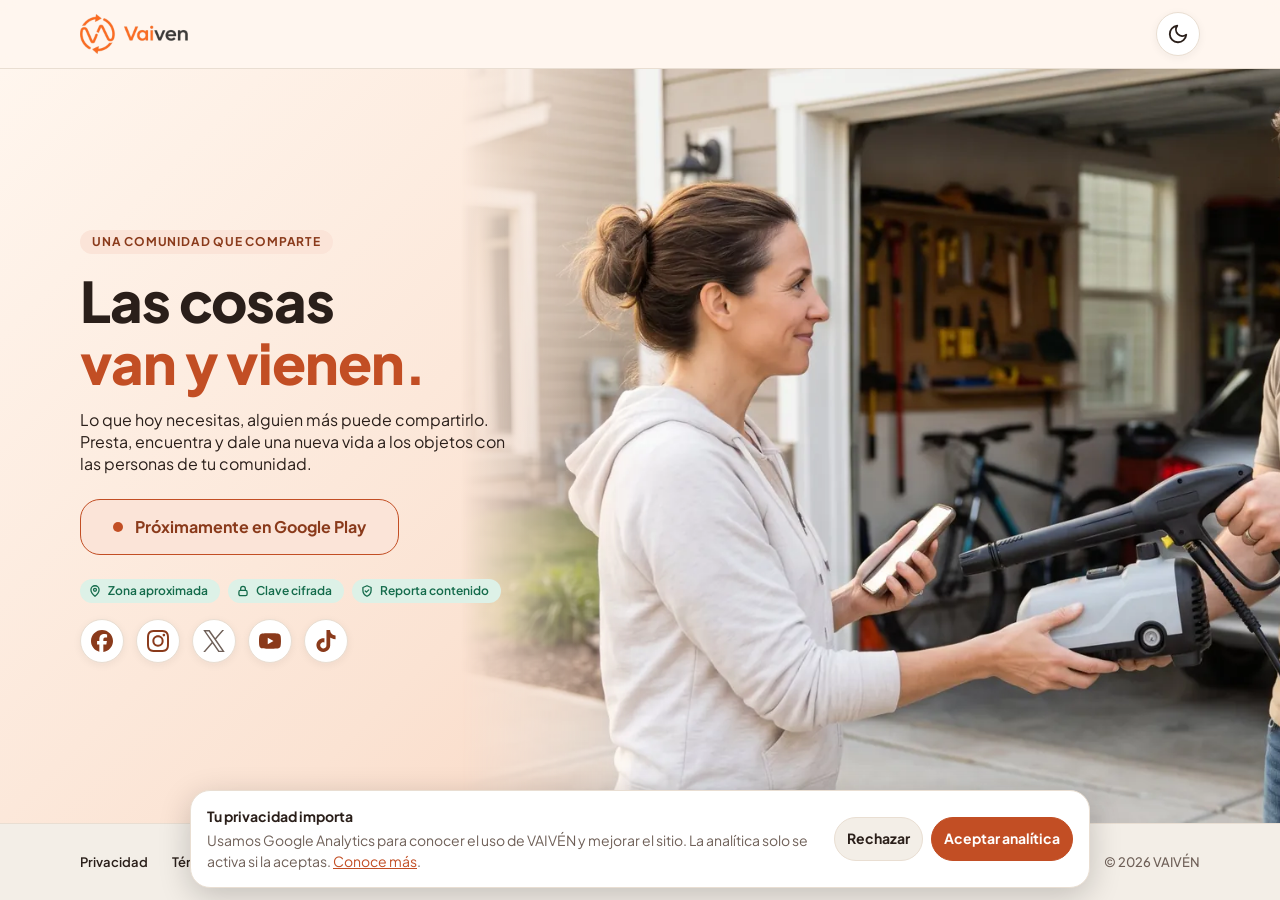
<file: index.html>
<!doctype html>
<html lang="es-MX">
<head>
  <meta charset="utf-8">
  <meta name="viewport" content="width=device-width, initial-scale=1, viewport-fit=cover">
  <meta name="theme-color" content="#faf6f0" media="(prefers-color-scheme: light)">
  <meta name="theme-color" content="#1c1715" media="(prefers-color-scheme: dark)">
  <title>VAIVÉN — Las cosas van y vienen</title>
  <meta name="description" content="Comparte, presta y encuentra objetos con personas de tu comunidad. Las cosas van y vienen.">
  <link rel="canonical" href="https://vaivenapplication-landing-page.onrender.com/">
  <link rel="icon" type="image/svg+xml" href="/assets/img/favicon.svg">
  <link rel="apple-touch-icon" href="/assets/img/apple-touch-icon.png">
  <meta property="og:title" content="VAIVÉN — Las cosas van y vienen">
  <meta property="og:description" content="Comparte, presta y encuentra objetos con personas de tu comunidad.">
  <meta property="og:type" content="website">
  <meta property="og:url" content="https://vaivenapplication-landing-page.onrender.com/">
  <meta property="og:image" content="https://vaivenapplication-landing-page.onrender.com/assets/img/og-image.png">
  <meta property="og:locale" content="es_MX">
  <script src="/assets/js/theme.js"></script>
  <link rel="preload" href="/assets/fonts/plus-jakarta-sans-latin.woff2" as="font" type="font/woff2" crossorigin>
  <link rel="stylesheet" href="/assets/css/styles.css">
  <script type="module" src="/assets/js/site.js" defer></script>
  <script type="application/ld+json">
    {
      "@context": "https://schema.org",
      "@type": "MobileApplication",
      "name": "VAIVÉN",
      "applicationCategory": "LifestyleApplication",
      "operatingSystem": "Android",
      "inLanguage": "es-MX",
      "url": "https://vaivenapplication-landing-page.onrender.com/",
      "description": "VAIVÉN conecta a personas para compartir, prestar y encontrar objetos de uso cotidiano."
    }
  </script>
</head>
<body class="home">
  <a class="skip-link" href="#contenido">Saltar al contenido</a>

  <header class="site-header">
    <a class="brand" href="/"><img class="logo-claro" src="/assets/img/logo.webp" width="108" height="40" alt="VAIVÉN, ir al inicio"><img class="logo-oscuro" src="/assets/img/logo-oscuro.webp" width="108" height="40" alt="VAIVÉN, ir al inicio" loading="lazy"></a>
    <button class="theme-toggle" type="button" data-theme-toggle hidden aria-label="Cambiar tema"><svg class="icon-moon" viewBox="0 0 24 24" width="22" height="22" aria-hidden="true" focusable="false"><path d="M21 12.8A9 9 0 1 1 11.2 3a7 7 0 0 0 9.8 9.8z"/></svg><svg class="icon-sun" viewBox="0 0 24 24" width="22" height="22" aria-hidden="true" focusable="false"><circle cx="12" cy="12" r="4"/><path d="M12 2v2M12 20v2M4.9 4.9l1.4 1.4M17.7 17.7l1.4 1.4M2 12h2M20 12h2M4.9 19.1l1.4-1.4M17.7 6.3l1.4-1.4"/></svg></button>
  </header>

  <main id="contenido" class="hero">
    <div class="hero-media">
      <img src="/assets/img/fondo.webp" width="1600" height="893" fetchpriority="high"
           alt="Una vecina le pasa una hidrolavadora a otra persona frente a una cochera, mientras revisa su teléfono">
    </div>

    <section class="hero-copy" aria-labelledby="hero-title">
      <p class="eyebrow">Una comunidad que comparte</p>
      <h1 id="hero-title">Las cosas <span>van y vienen.</span></h1>
      <p class="description">
        Lo que hoy necesitas, alguien más puede compartirlo.
        Presta, encuentra y dale una nueva vida a los objetos
        con las personas de tu comunidad.
      </p>

      <p class="store" data-play-link>
        <svg class="store-icon" viewBox="0 0 24 24" width="24" height="24" aria-hidden="true" focusable="false"><path d="M12 4v11m0 0-5-5m5 5 5-5M5 20h14"/></svg>
        <span class="store-text">Próximamente en Google Play</span>
      </p>

      <ul class="values" aria-label="Cómo cuidamos tu privacidad">
        <li><svg viewBox="0 0 24 24" width="14" height="14" aria-hidden="true" focusable="false"><path d="M12 21s-7-5.6-7-11a7 7 0 0 1 14 0c0 5.4-7 11-7 11z"/><circle cx="12" cy="10" r="2.5"/></svg>Zona aproximada</li>
        <li><svg viewBox="0 0 24 24" width="14" height="14" aria-hidden="true" focusable="false"><rect x="5" y="11" width="14" height="9" rx="2.5"/><path d="M8 11V8a4 4 0 0 1 8 0v3"/></svg>Clave cifrada</li>
        <li><svg viewBox="0 0 24 24" width="14" height="14" aria-hidden="true" focusable="false"><path d="M12 3 5 6v5c0 4.5 3 8 7 10 4-2 7-5.5 7-10V6z"/><path d="m9 12 2 2 4-4"/></svg>Reporta contenido</li>
      </ul>

      <ul class="social" aria-label="Redes sociales de VAIVÉN">
        <li><span class="social-link" data-social="facebook" data-name="Facebook"><svg viewBox="0 0 24 24" width="22" height="22" aria-hidden="true" focusable="false"><use href="/assets/img/social.svg#facebook"/></svg><span class="sr-only">Facebook, próximamente</span></span></li>
        <li><span class="social-link" data-social="instagram" data-name="Instagram"><svg viewBox="0 0 24 24" width="22" height="22" aria-hidden="true" focusable="false"><use href="/assets/img/social.svg#instagram"/></svg><span class="sr-only">Instagram, próximamente</span></span></li>
        <li><span class="social-link" data-social="x" data-name="X"><svg viewBox="0 0 24 24" width="22" height="22" aria-hidden="true" focusable="false"><use href="/assets/img/social.svg#x"/></svg><span class="sr-only">X, próximamente</span></span></li>
        <li><span class="social-link" data-social="youtube" data-name="YouTube"><svg viewBox="0 0 24 24" width="22" height="22" aria-hidden="true" focusable="false"><use href="/assets/img/social.svg#youtube"/></svg><span class="sr-only">YouTube, próximamente</span></span></li>
        <li><span class="social-link" data-social="tiktok" data-name="TikTok"><svg viewBox="0 0 24 24" width="22" height="22" aria-hidden="true" focusable="false"><use href="/assets/img/social.svg#tiktok"/></svg><span class="sr-only">TikTok, próximamente</span></span></li>
      </ul>
    </section>
  </main>

  <footer class="site-footer">
    <nav class="footer-links" aria-label="Enlaces legales y de contacto">
      <a href="/privacidad/">Privacidad</a>
      <a href="/terminos/">Términos y condiciones</a>
      <a href="/eliminar-cuenta/">Eliminar cuenta</a>
      <a href="mailto:vaivenedeltrabajo@gmail.com" data-support-link>Contacto</a>
    </nav>
    <p class="copyright">© 2026 VAIVÉN</p>
  </footer>
</body>
</html>
</file>
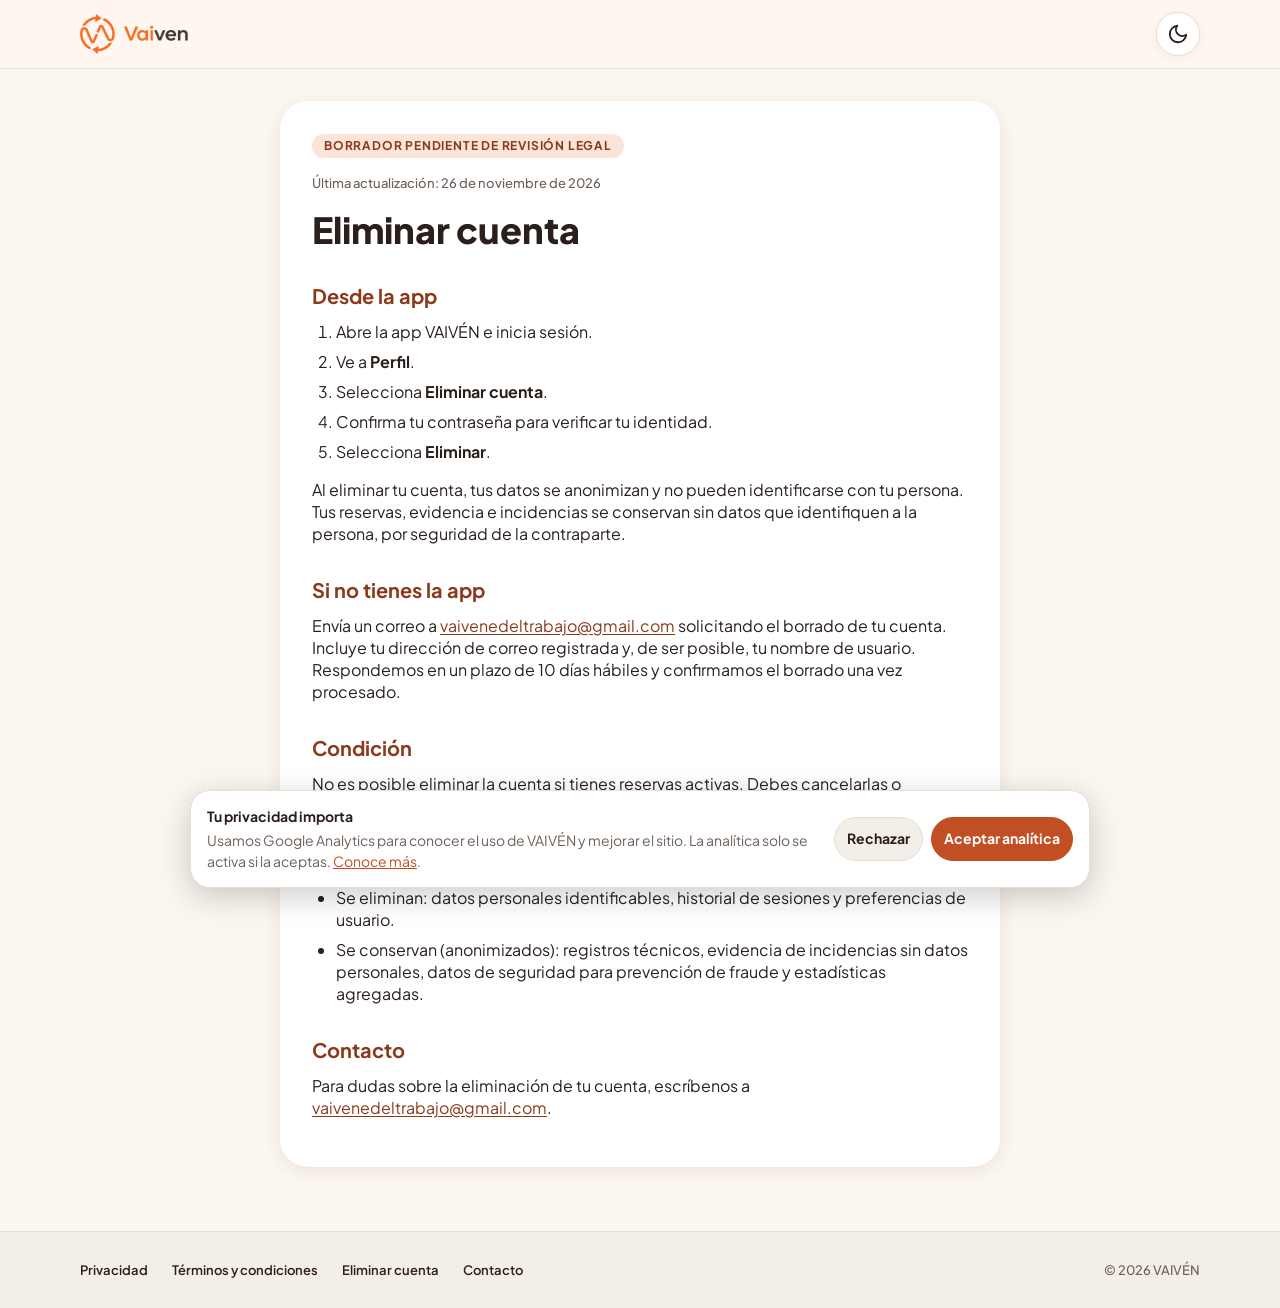
<file: eliminar-cuenta/index.html>
<!doctype html>
<html lang="es-MX">
<head>
  <meta charset="utf-8">
  <meta name="viewport" content="width=device-width, initial-scale=1, viewport-fit=cover">
  <meta name="theme-color" content="#faf6f0" media="(prefers-color-scheme: light)">
  <meta name="theme-color" content="#1c1715" media="(prefers-color-scheme: dark)">
  <title>Eliminar cuenta — VAIVÉN</title>
  <meta name="description" content="Cómo eliminar tu cuenta de VAIVÉN: desde la app, por correo si no tienes la app, condición de reservas activas y qué se elimina y qué se conserva.">
  <link rel="canonical" href="https://vaivenapplication-landing-page.onrender.com/eliminar-cuenta/">
  <link rel="icon" type="image/svg+xml" href="/assets/img/favicon.svg">
  <link rel="apple-touch-icon" href="/assets/img/apple-touch-icon.png">
  <meta property="og:title" content="Eliminar cuenta — VAIVÉN">
  <meta property="og:description" content="Pasos para eliminar tu cuenta de VAIVÉN y qué datos se conservan.">
  <meta property="og:type" content="website">
  <meta property="og:url" content="https://vaivenapplication-landing-page.onrender.com/eliminar-cuenta/">
  <meta property="og:image" content="https://vaivenapplication-landing-page.onrender.com/assets/img/og-image.png">
  <meta property="og:locale" content="es_MX">
  <script src="/assets/js/theme.js"></script>
  <link rel="preload" href="/assets/fonts/plus-jakarta-sans-latin.woff2" as="font" type="font/woff2" crossorigin>
  <link rel="stylesheet" href="/assets/css/styles.css">
  <script type="module" src="/assets/js/site.js" defer></script>
</head>
<body>
  <a class="skip-link" href="#contenido">Saltar al contenido</a>

  <header class="site-header">
    <a class="brand" href="/"><img class="logo-claro" src="/assets/img/logo.webp" width="108" height="40" alt="VAIVÉN, ir al inicio"><img class="logo-oscuro" src="/assets/img/logo-oscuro.webp" width="108" height="40" alt="VAIVÉN, ir al inicio" loading="lazy"></a>
    <button class="theme-toggle" type="button" data-theme-toggle hidden aria-label="Cambiar tema"><svg class="icon-moon" viewBox="0 0 24 24" width="22" height="22" aria-hidden="true" focusable="false"><path d="M21 12.8A9 9 0 1 1 11.2 3a7 7 0 0 0 9.8 9.8z"/></svg><svg class="icon-sun" viewBox="0 0 24 24" width="22" height="22" aria-hidden="true" focusable="false"><circle cx="12" cy="12" r="4"/><path d="M12 2v2M12 20v2M4.9 4.9l1.4 1.4M17.7 17.7l1.4 1.4M2 12h2M20 12h2M4.9 19.1l1.4-1.4M17.7 6.3l1.4-1.4"/></svg></button>
  </header>

  <main id="contenido">
    <article class="legal">
      <p class="legal-badge">Borrador pendiente de revisión legal</p>
      <p class="legal-updated" data-legal-updated>Última actualización: 26 de noviembre de 2026</p>
      <h1>Eliminar cuenta</h1>

      <section>
        <h2>Desde la app</h2>
        <ol>
          <li>Abre la app VAIVÉN e inicia sesión.</li>
          <li>Ve a <strong>Perfil</strong>.</li>
          <li>Selecciona <strong>Eliminar cuenta</strong>.</li>
          <li>Confirma tu contraseña para verificar tu identidad.</li>
          <li>Selecciona <strong>Eliminar</strong>.</li>
        </ol>
        <p>Al eliminar tu cuenta, tus datos se anonimizan y no pueden identificarse con tu persona. Tus reservas, evidencia e incidencias se conservan sin datos que identifiquen a la persona, por seguridad de la contraparte.</p>
      </section>

      <section>
        <h2>Si no tienes la app</h2>
        <p>Envía un correo a <a href="mailto:vaivenedeltrabajo@gmail.com" data-support-link data-support-email>vaivenedeltrabajo@gmail.com</a> solicitando el borrado de tu cuenta. Incluye tu dirección de correo registrada y, de ser posible, tu nombre de usuario. Respondemos en un plazo de 10 días hábiles y confirmamos el borrado una vez procesado.</p>
      </section>

      <section>
        <h2>Condición</h2>
        <p>No es posible eliminar la cuenta si tienes reservas activas. Debes cancelarlas o completar su ciclo (entrega y calificación) antes de solicitar el borrado.</p>
      </section>

      <section>
        <h2>Qué se elimina y qué se conserva</h2>
        <ul>
          <li>Se eliminan: datos personales identificables, historial de sesiones y preferencias de usuario.</li>
          <li>Se conservan (anonimizados): registros técnicos, evidencia de incidencias sin datos personales, datos de seguridad para prevención de fraude y estadísticas agregadas.</li>
        </ul>
      </section>

      <section>
        <h2>Contacto</h2>
        <p>Para dudas sobre la eliminación de tu cuenta, escríbenos a <a href="mailto:vaivenedeltrabajo@gmail.com" data-support-link data-support-email>vaivenedeltrabajo@gmail.com</a>.</p>
      </section>
    </article>
  </main>

  <footer class="site-footer">
    <nav class="footer-links" aria-label="Enlaces legales y de contacto">
      <a href="/privacidad/">Privacidad</a>
      <a href="/terminos/">Términos y condiciones</a>
      <a href="/eliminar-cuenta/">Eliminar cuenta</a>
      <a href="mailto:vaivenedeltrabajo@gmail.com" data-support-link>Contacto</a>
    </nav>
    <p class="copyright">© 2026 VAIVÉN</p>
  </footer>
</body>
</html>
</file>
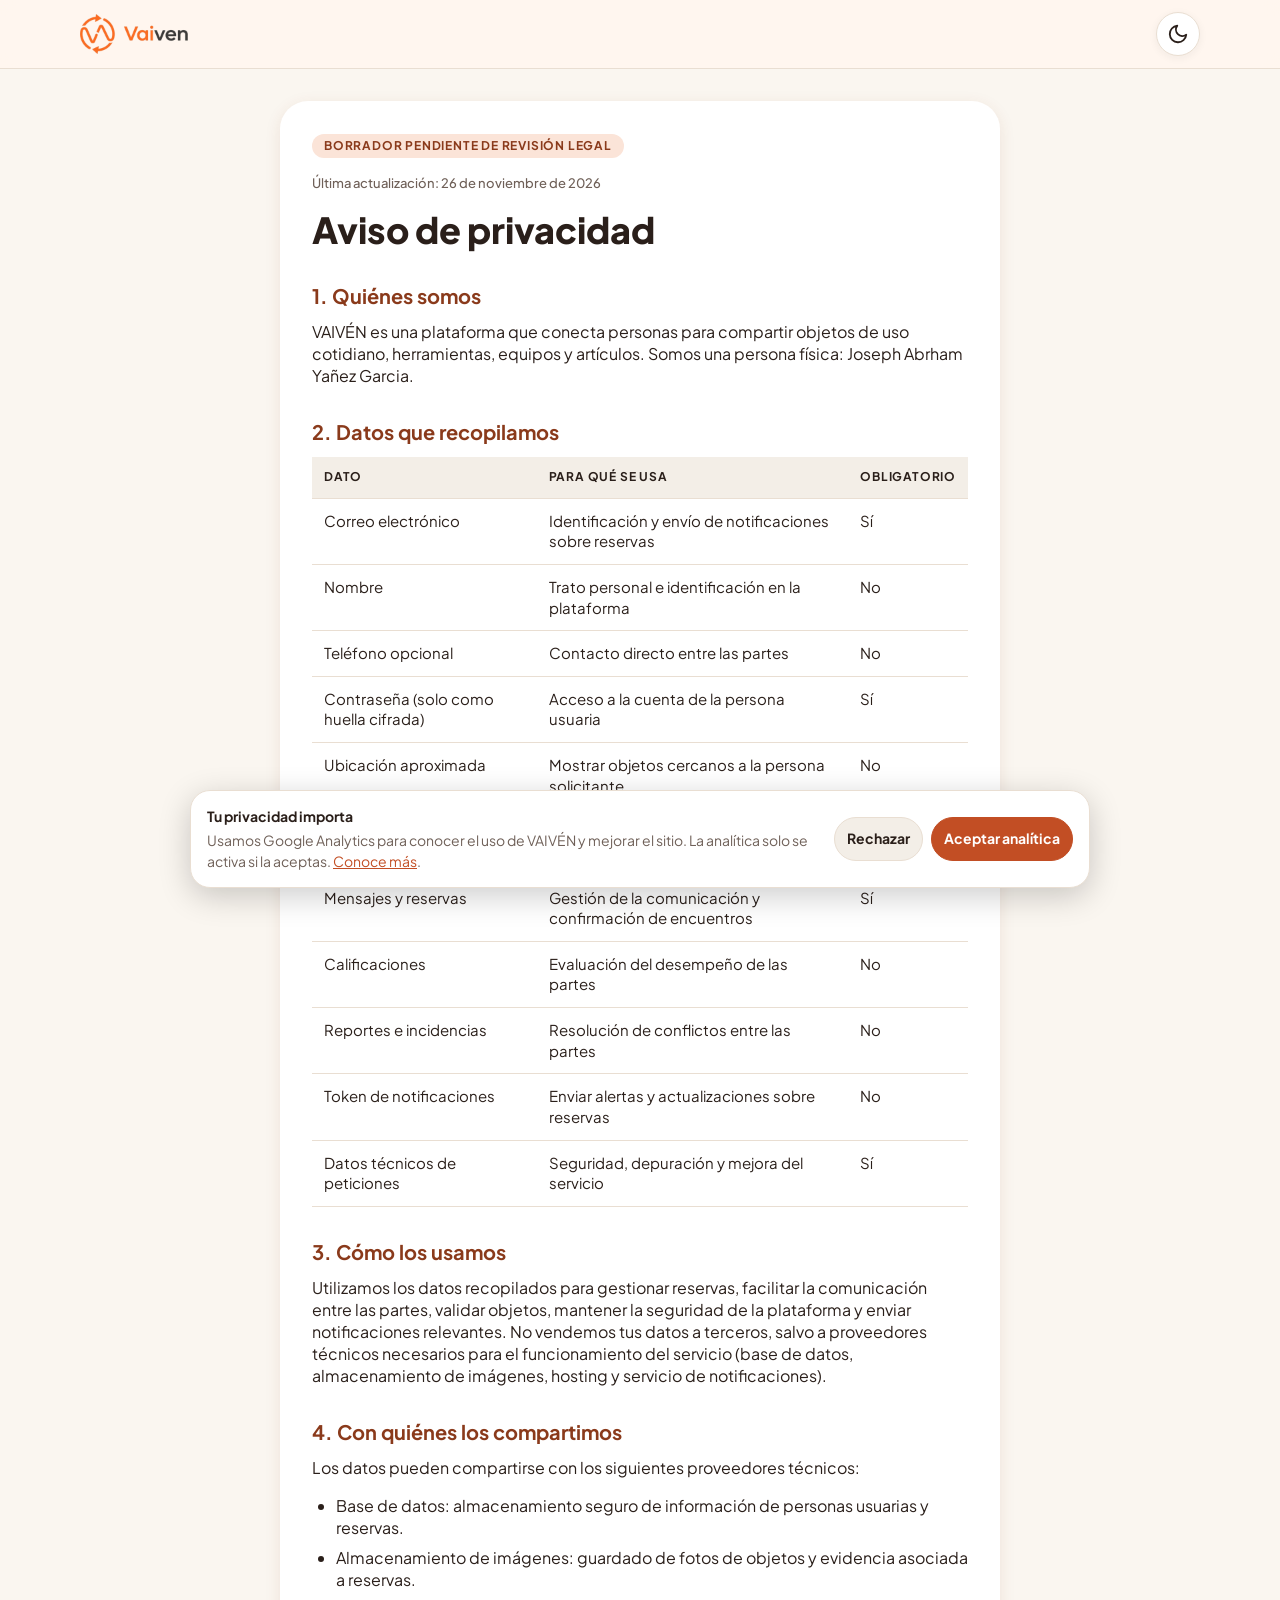
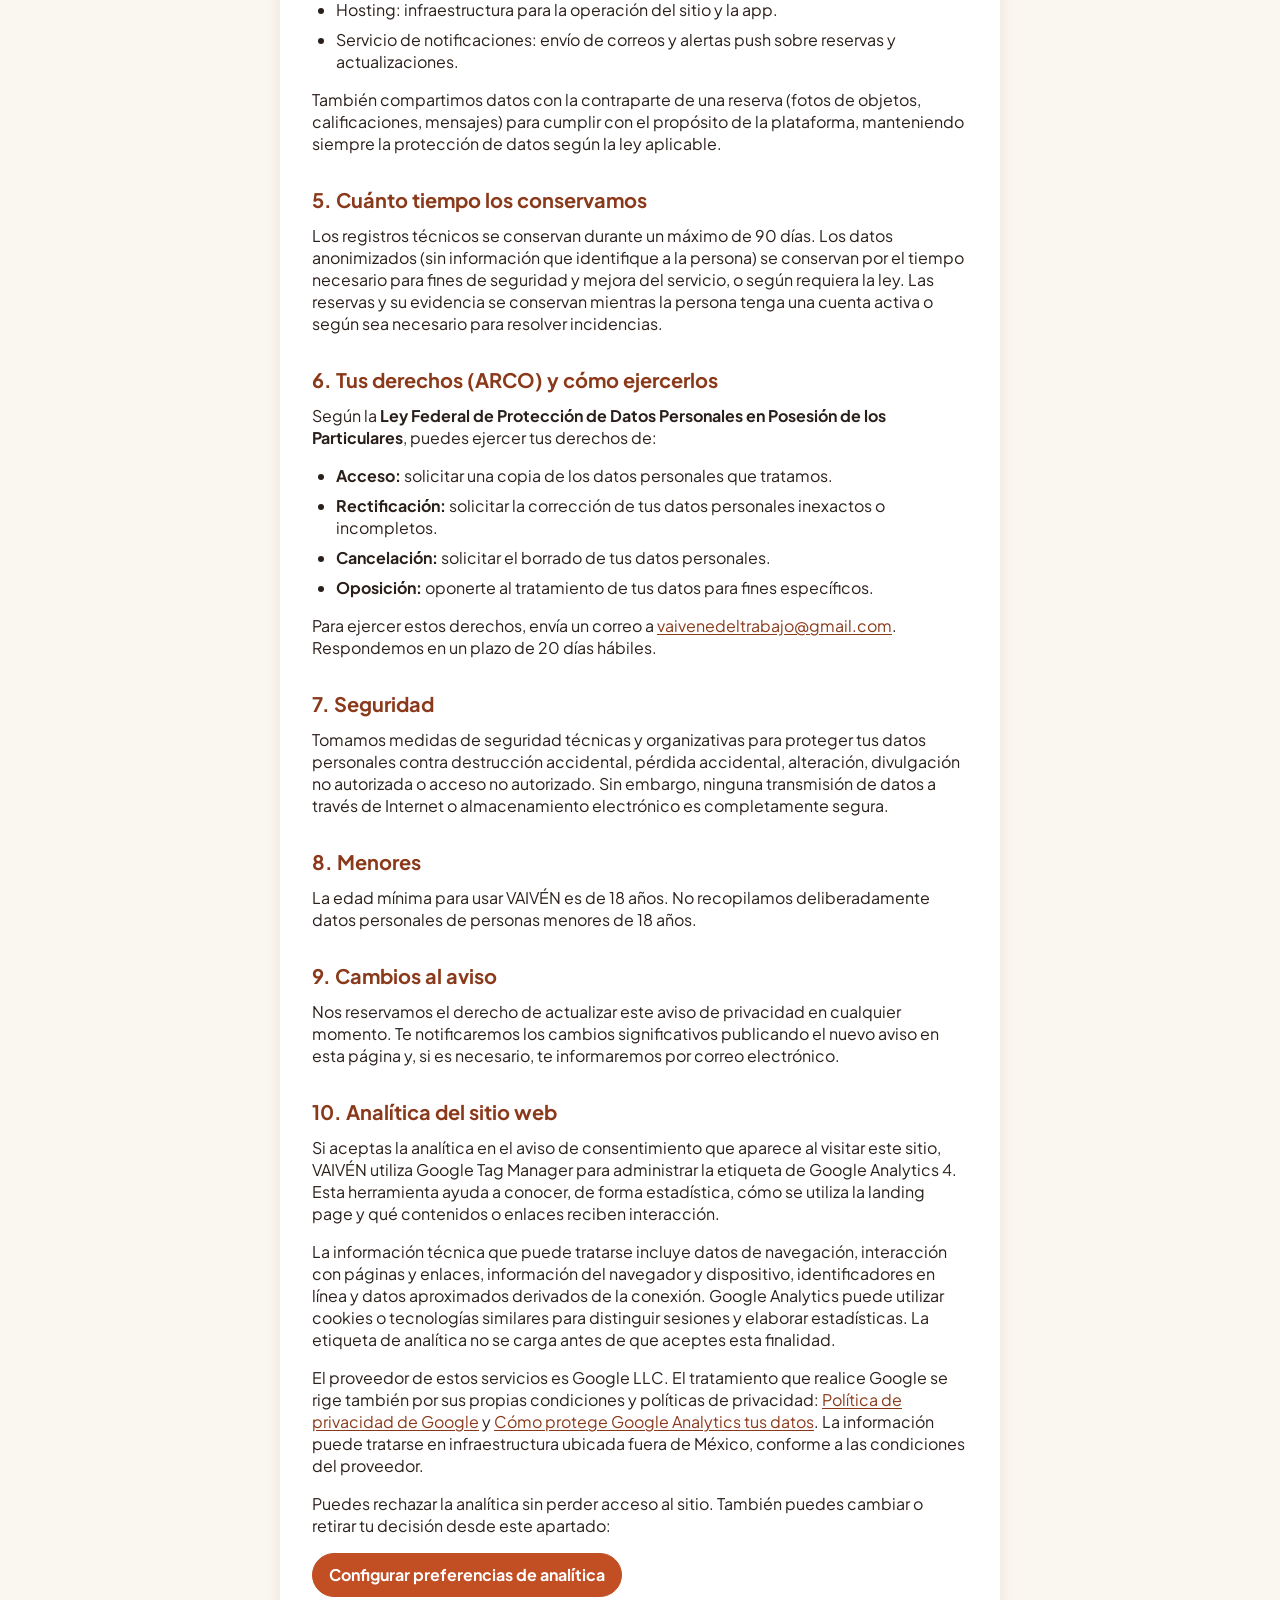
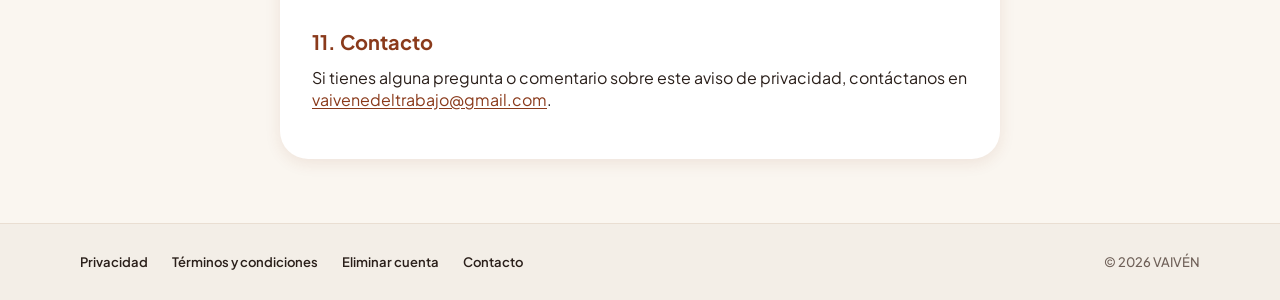
<file: privacidad/index.html>
<!doctype html>
<html lang="es-MX">
<head>
  <meta charset="utf-8">
  <meta name="viewport" content="width=device-width, initial-scale=1, viewport-fit=cover">
  <meta name="theme-color" content="#faf6f0" media="(prefers-color-scheme: light)">
  <meta name="theme-color" content="#1c1715" media="(prefers-color-scheme: dark)">
  <title>Aviso de privacidad — VAIVÉN</title>
  <meta name="description" content="Aviso de privacidad de VAIVÉN: qué datos recopilamos, cómo los usamos, con quiénes los compartimos y cómo ejercer tus derechos ARCO.">
  <link rel="canonical" href="https://vaivenapplication-landing-page.onrender.com/privacidad/">
  <link rel="icon" type="image/svg+xml" href="/assets/img/favicon.svg">
  <link rel="apple-touch-icon" href="/assets/img/apple-touch-icon.png">
  <meta property="og:title" content="Aviso de privacidad — VAIVÉN">
  <meta property="og:description" content="Aviso de privacidad de VAIVÉN: datos, uso, derechos ARCO y contacto.">
  <meta property="og:type" content="website">
  <meta property="og:url" content="https://vaivenapplication-landing-page.onrender.com/privacidad/">
  <meta property="og:image" content="https://vaivenapplication-landing-page.onrender.com/assets/img/og-image.png">
  <meta property="og:locale" content="es_MX">
  <script src="/assets/js/theme.js"></script>
  <link rel="preload" href="/assets/fonts/plus-jakarta-sans-latin.woff2" as="font" type="font/woff2" crossorigin>
  <link rel="stylesheet" href="/assets/css/styles.css">
  <script type="module" src="/assets/js/site.js" defer></script>
</head>
<body>
  <a class="skip-link" href="#contenido">Saltar al contenido</a>

  <header class="site-header">
    <a class="brand" href="/"><img class="logo-claro" src="/assets/img/logo.webp" width="108" height="40" alt="VAIVÉN, ir al inicio"><img class="logo-oscuro" src="/assets/img/logo-oscuro.webp" width="108" height="40" alt="VAIVÉN, ir al inicio" loading="lazy"></a>
    <button class="theme-toggle" type="button" data-theme-toggle hidden aria-label="Cambiar tema"><svg class="icon-moon" viewBox="0 0 24 24" width="22" height="22" aria-hidden="true" focusable="false"><path d="M21 12.8A9 9 0 1 1 11.2 3a7 7 0 0 0 9.8 9.8z"/></svg><svg class="icon-sun" viewBox="0 0 24 24" width="22" height="22" aria-hidden="true" focusable="false"><circle cx="12" cy="12" r="4"/><path d="M12 2v2M12 20v2M4.9 4.9l1.4 1.4M17.7 17.7l1.4 1.4M2 12h2M20 12h2M4.9 19.1l1.4-1.4M17.7 6.3l1.4-1.4"/></svg></button>
  </header>

  <main id="contenido">
    <article class="legal">
      <p class="legal-badge">Borrador pendiente de revisión legal</p>
      <p class="legal-updated" data-legal-updated>Última actualización: 26 de noviembre de 2026</p>
      <h1>Aviso de privacidad</h1>

      <section>
        <h2>1. Quiénes somos</h2>
        <p>VAIVÉN es una plataforma que conecta personas para compartir objetos de uso cotidiano, herramientas, equipos y artículos. Somos una persona física: Joseph Abrham Yañez Garcia.</p>
      </section>

      <section>
        <h2>2. Datos que recopilamos</h2>
        <div class="table-scroll">
          <table>
            <thead>
              <tr>
                <th scope="col">Dato</th>
                <th scope="col">Para qué se usa</th>
                <th scope="col">Obligatorio</th>
              </tr>
            </thead>
            <tbody>
              <tr>
                <td>Correo electrónico</td>
                <td>Identificación y envío de notificaciones sobre reservas</td>
                <td>Sí</td>
              </tr>
              <tr>
                <td>Nombre</td>
                <td>Trato personal e identificación en la plataforma</td>
                <td>No</td>
              </tr>
              <tr>
                <td>Teléfono opcional</td>
                <td>Contacto directo entre las partes</td>
                <td>No</td>
              </tr>
              <tr>
                <td>Contraseña (solo como huella cifrada)</td>
                <td>Acceso a la cuenta de la persona usuaria</td>
                <td>Sí</td>
              </tr>
              <tr>
                <td>Ubicación aproximada</td>
                <td>Mostrar objetos cercanos a la persona solicitante</td>
                <td>No</td>
              </tr>
              <tr>
                <td>Fotos de objetos y de evidencia</td>
                <td>Identificación y validación de objetos en reservas</td>
                <td>Sí</td>
              </tr>
              <tr>
                <td>Mensajes y reservas</td>
                <td>Gestión de la comunicación y confirmación de encuentros</td>
                <td>Sí</td>
              </tr>
              <tr>
                <td>Calificaciones</td>
                <td>Evaluación del desempeño de las partes</td>
                <td>No</td>
              </tr>
              <tr>
                <td>Reportes e incidencias</td>
                <td>Resolución de conflictos entre las partes</td>
                <td>No</td>
              </tr>
              <tr>
                <td>Token de notificaciones</td>
                <td>Enviar alertas y actualizaciones sobre reservas</td>
                <td>No</td>
              </tr>
              <tr>
                <td>Datos técnicos de peticiones</td>
                <td>Seguridad, depuración y mejora del servicio</td>
                <td>Sí</td>
              </tr>
            </tbody>
          </table>
        </div>
      </section>

      <section>
        <h2>3. Cómo los usamos</h2>
        <p>Utilizamos los datos recopilados para gestionar reservas, facilitar la comunicación entre las partes, validar objetos, mantener la seguridad de la plataforma y enviar notificaciones relevantes. No vendemos tus datos a terceros, salvo a proveedores técnicos necesarios para el funcionamiento del servicio (base de datos, almacenamiento de imágenes, hosting y servicio de notificaciones).</p>
      </section>

      <section>
        <h2>4. Con quiénes los compartimos</h2>
        <p>Los datos pueden compartirse con los siguientes proveedores técnicos:</p>
        <ul>
          <li>Base de datos: almacenamiento seguro de información de personas usuarias y reservas.</li>
          <li>Almacenamiento de imágenes: guardado de fotos de objetos y evidencia asociada a reservas.</li>
          <li>Hosting: infraestructura para la operación del sitio y la app.</li>
          <li>Servicio de notificaciones: envío de correos y alertas push sobre reservas y actualizaciones.</li>
        </ul>
        <p>También compartimos datos con la contraparte de una reserva (fotos de objetos, calificaciones, mensajes) para cumplir con el propósito de la plataforma, manteniendo siempre la protección de datos según la ley aplicable.</p>
      </section>

      <section>
        <h2>5. Cuánto tiempo los conservamos</h2>
        <p>Los registros técnicos se conservan durante un máximo de 90 días. Los datos anonimizados (sin información que identifique a la persona) se conservan por el tiempo necesario para fines de seguridad y mejora del servicio, o según requiera la ley. Las reservas y su evidencia se conservan mientras la persona tenga una cuenta activa o según sea necesario para resolver incidencias.</p>
      </section>

      <section>
        <h2>6. Tus derechos (ARCO) y cómo ejercerlos</h2>
        <p>Según la <strong>Ley Federal de Protección de Datos Personales en Posesión de los Particulares</strong>, puedes ejercer tus derechos de:</p>
        <ul>
          <li><strong>Acceso:</strong> solicitar una copia de los datos personales que tratamos.</li>
          <li><strong>Rectificación:</strong> solicitar la corrección de tus datos personales inexactos o incompletos.</li>
          <li><strong>Cancelación:</strong> solicitar el borrado de tus datos personales.</li>
          <li><strong>Oposición:</strong> oponerte al tratamiento de tus datos para fines específicos.</li>
        </ul>
        <p>Para ejercer estos derechos, envía un correo a <a href="mailto:vaivenedeltrabajo@gmail.com" data-support-link data-support-email>vaivenedeltrabajo@gmail.com</a>. Respondemos en un plazo de 20 días hábiles.</p>
      </section>

      <section>
        <h2>7. Seguridad</h2>
        <p>Tomamos medidas de seguridad técnicas y organizativas para proteger tus datos personales contra destrucción accidental, pérdida accidental, alteración, divulgación no autorizada o acceso no autorizado. Sin embargo, ninguna transmisión de datos a través de Internet o almacenamiento electrónico es completamente segura.</p>
      </section>

      <section>
        <h2>8. Menores</h2>
        <p>La edad mínima para usar VAIVÉN es de 18 años. No recopilamos deliberadamente datos personales de personas menores de 18 años.</p>
      </section>

      <section>
        <h2>9. Cambios al aviso</h2>
        <p>Nos reservamos el derecho de actualizar este aviso de privacidad en cualquier momento. Te notificaremos los cambios significativos publicando el nuevo aviso en esta página y, si es necesario, te informaremos por correo electrónico.</p>
      </section>

      <section>
        <h2>10. Analítica del sitio web</h2>
        <p>Si aceptas la analítica en el aviso de consentimiento que aparece al visitar este sitio, VAIVÉN utiliza Google Tag Manager para administrar la etiqueta de Google Analytics 4. Esta herramienta ayuda a conocer, de forma estadística, cómo se utiliza la landing page y qué contenidos o enlaces reciben interacción.</p>
        <p>La información técnica que puede tratarse incluye datos de navegación, interacción con páginas y enlaces, información del navegador y dispositivo, identificadores en línea y datos aproximados derivados de la conexión. Google Analytics puede utilizar cookies o tecnologías similares para distinguir sesiones y elaborar estadísticas. La etiqueta de analítica no se carga antes de que aceptes esta finalidad.</p>
        <p>El proveedor de estos servicios es Google LLC. El tratamiento que realice Google se rige también por sus propias condiciones y políticas de privacidad: <a href="https://policies.google.com/privacy" target="_blank" rel="noopener noreferrer">Política de privacidad de Google</a> y <a href="https://support.google.com/analytics/answer/6004245?hl=es" target="_blank" rel="noopener noreferrer">Cómo protege Google Analytics tus datos</a>. La información puede tratarse en infraestructura ubicada fuera de México, conforme a las condiciones del proveedor.</p>
        <p>Puedes rechazar la analítica sin perder acceso al sitio. También puedes cambiar o retirar tu decisión desde este apartado:</p>
        <p><button class="consent-preferences" type="button" data-consent-settings>Configurar preferencias de analítica</button></p>
      </section>

      <section>
        <h2>11. Contacto</h2>
        <p>Si tienes alguna pregunta o comentario sobre este aviso de privacidad, contáctanos en <a href="mailto:vaivenedeltrabajo@gmail.com" data-support-link data-support-email>vaivenedeltrabajo@gmail.com</a>.</p>
      </section>
    </article>
  </main>

  <footer class="site-footer">
    <nav class="footer-links" aria-label="Enlaces legales y de contacto">
      <a href="/privacidad/">Privacidad</a>
      <a href="/terminos/">Términos y condiciones</a>
      <a href="/eliminar-cuenta/">Eliminar cuenta</a>
      <a href="mailto:vaivenedeltrabajo@gmail.com" data-support-link>Contacto</a>
    </nav>
    <p class="copyright">© 2026 VAIVÉN</p>
  </footer>
</body>
</html>
</file>
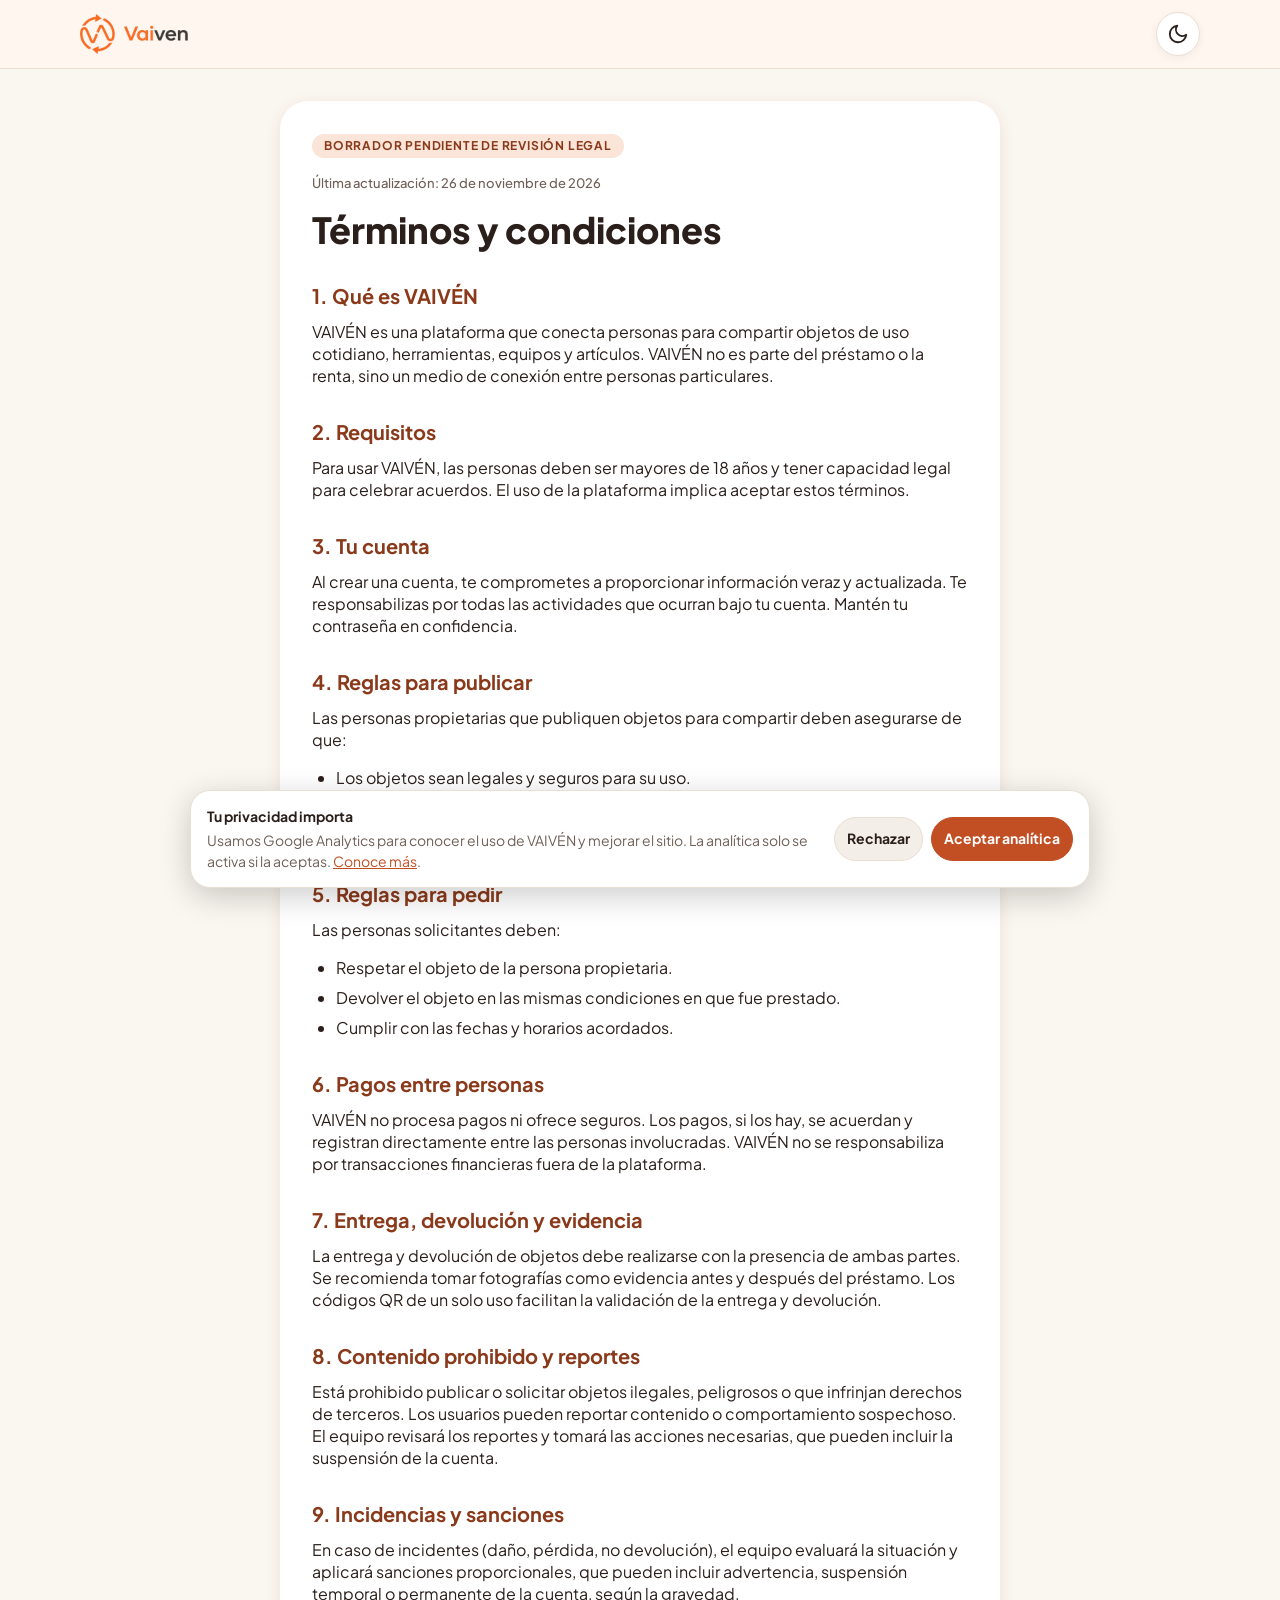
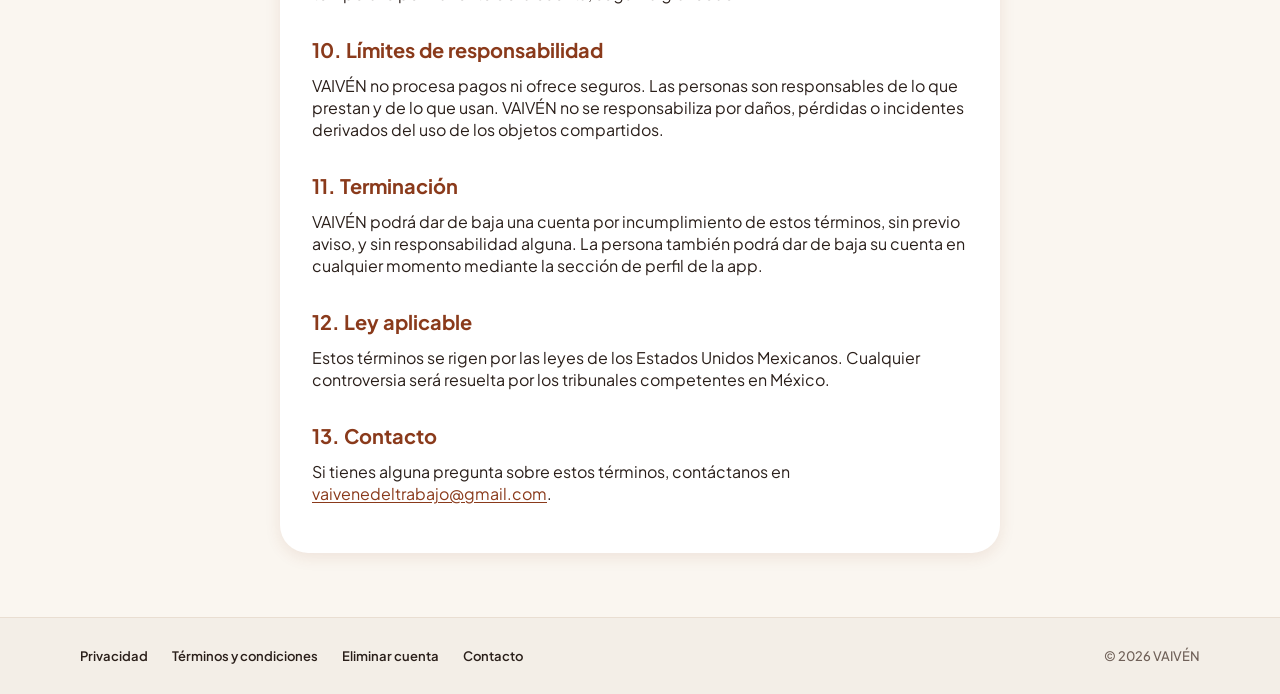
<file: terminos/index.html>
<!doctype html>
<html lang="es-MX">
<head>
  <meta charset="utf-8">
  <meta name="viewport" content="width=device-width, initial-scale=1, viewport-fit=cover">
  <meta name="theme-color" content="#faf6f0" media="(prefers-color-scheme: light)">
  <meta name="theme-color" content="#1c1715" media="(prefers-color-scheme: dark)">
  <title>Términos y condiciones — VAIVÉN</title>
  <meta name="description" content="Términos y condiciones de VAIVÉN: requisitos, cuenta, reglas para publicar y pedir, pagos entre personas y límites de responsabilidad.">
  <link rel="canonical" href="https://vaivenapplication-landing-page.onrender.com/terminos/">
  <link rel="icon" type="image/svg+xml" href="/assets/img/favicon.svg">
  <link rel="apple-touch-icon" href="/assets/img/apple-touch-icon.png">
  <meta property="og:title" content="Términos y condiciones — VAIVÉN">
  <meta property="og:description" content="Términos y condiciones de VAIVÉN: reglas de uso, pagos entre personas y responsabilidades.">
  <meta property="og:type" content="website">
  <meta property="og:url" content="https://vaivenapplication-landing-page.onrender.com/terminos/">
  <meta property="og:image" content="https://vaivenapplication-landing-page.onrender.com/assets/img/og-image.png">
  <meta property="og:locale" content="es_MX">
  <script src="/assets/js/theme.js"></script>
  <link rel="preload" href="/assets/fonts/plus-jakarta-sans-latin.woff2" as="font" type="font/woff2" crossorigin>
  <link rel="stylesheet" href="/assets/css/styles.css">
  <script type="module" src="/assets/js/site.js" defer></script>
</head>
<body>
  <a class="skip-link" href="#contenido">Saltar al contenido</a>

  <header class="site-header">
    <a class="brand" href="/"><img class="logo-claro" src="/assets/img/logo.webp" width="108" height="40" alt="VAIVÉN, ir al inicio"><img class="logo-oscuro" src="/assets/img/logo-oscuro.webp" width="108" height="40" alt="VAIVÉN, ir al inicio" loading="lazy"></a>
    <button class="theme-toggle" type="button" data-theme-toggle hidden aria-label="Cambiar tema"><svg class="icon-moon" viewBox="0 0 24 24" width="22" height="22" aria-hidden="true" focusable="false"><path d="M21 12.8A9 9 0 1 1 11.2 3a7 7 0 0 0 9.8 9.8z"/></svg><svg class="icon-sun" viewBox="0 0 24 24" width="22" height="22" aria-hidden="true" focusable="false"><circle cx="12" cy="12" r="4"/><path d="M12 2v2M12 20v2M4.9 4.9l1.4 1.4M17.7 17.7l1.4 1.4M2 12h2M20 12h2M4.9 19.1l1.4-1.4M17.7 6.3l1.4-1.4"/></svg></button>
  </header>

  <main id="contenido">
    <article class="legal">
      <p class="legal-badge">Borrador pendiente de revisión legal</p>
      <p class="legal-updated" data-legal-updated>Última actualización: 26 de noviembre de 2026</p>
      <h1>Términos y condiciones</h1>

      <section>
        <h2>1. Qué es VAIVÉN</h2>
        <p>VAIVÉN es una plataforma que conecta personas para compartir objetos de uso cotidiano, herramientas, equipos y artículos. VAIVÉN no es parte del préstamo o la renta, sino un medio de conexión entre personas particulares.</p>
      </section>

      <section>
        <h2>2. Requisitos</h2>
        <p>Para usar VAIVÉN, las personas deben ser mayores de 18 años y tener capacidad legal para celebrar acuerdos. El uso de la plataforma implica aceptar estos términos.</p>
      </section>

      <section>
        <h2>3. Tu cuenta</h2>
        <p>Al crear una cuenta, te comprometes a proporcionar información veraz y actualizada. Te responsabilizas por todas las actividades que ocurran bajo tu cuenta. Mantén tu contraseña en confidencia.</p>
      </section>

      <section>
        <h2>4. Reglas para publicar</h2>
        <p>Las personas propietarias que publiquen objetos para compartir deben asegurarse de que:</p>
        <ul>
          <li>Los objetos sean legales y seguros para su uso.</li>
          <li>Sean dueñas del objeto o tengan permiso de la persona dueña para publicarlo.</li>
          <li>La descripción y las fotografías sean veraces y adecuadas.</li>
        </ul>
      </section>

      <section>
        <h2>5. Reglas para pedir</h2>
        <p>Las personas solicitantes deben:</p>
        <ul>
          <li>Respetar el objeto de la persona propietaria.</li>
          <li>Devolver el objeto en las mismas condiciones en que fue prestado.</li>
          <li>Cumplir con las fechas y horarios acordados.</li>
        </ul>
      </section>

      <section>
        <h2>6. Pagos entre personas</h2>
        <p>VAIVÉN no procesa pagos ni ofrece seguros. Los pagos, si los hay, se acuerdan y registran directamente entre las personas involucradas. VAIVÉN no se responsabiliza por transacciones financieras fuera de la plataforma.</p>
      </section>

      <section>
        <h2>7. Entrega, devolución y evidencia</h2>
        <p>La entrega y devolución de objetos debe realizarse con la presencia de ambas partes. Se recomienda tomar fotografías como evidencia antes y después del préstamo. Los códigos QR de un solo uso facilitan la validación de la entrega y devolución.</p>
      </section>

      <section>
        <h2>8. Contenido prohibido y reportes</h2>
        <p>Está prohibido publicar o solicitar objetos ilegales, peligrosos o que infrinjan derechos de terceros. Los usuarios pueden reportar contenido o comportamiento sospechoso. El equipo revisará los reportes y tomará las acciones necesarias, que pueden incluir la suspensión de la cuenta.</p>
      </section>

      <section>
        <h2>9. Incidencias y sanciones</h2>
        <p>En caso de incidentes (daño, pérdida, no devolución), el equipo evaluará la situación y aplicará sanciones proporcionales, que pueden incluir advertencia, suspensión temporal o permanente de la cuenta, según la gravedad.</p>
      </section>

      <section>
        <h2>10. Límites de responsabilidad</h2>
        <p>VAIVÉN no procesa pagos ni ofrece seguros. Las personas son responsables de lo que prestan y de lo que usan. VAIVÉN no se responsabiliza por daños, pérdidas o incidentes derivados del uso de los objetos compartidos.</p>
      </section>

      <section>
        <h2>11. Terminación</h2>
        <p>VAIVÉN podrá dar de baja una cuenta por incumplimiento de estos términos, sin previo aviso, y sin responsabilidad alguna. La persona también podrá dar de baja su cuenta en cualquier momento mediante la sección de perfil de la app.</p>
      </section>

      <section>
        <h2>12. Ley aplicable</h2>
        <p>Estos términos se rigen por las leyes de los Estados Unidos Mexicanos. Cualquier controversia será resuelta por los tribunales competentes en México.</p>
      </section>

      <section>
        <h2>13. Contacto</h2>
        <p>Si tienes alguna pregunta sobre estos términos, contáctanos en <a href="mailto:vaivenedeltrabajo@gmail.com" data-support-link data-support-email>vaivenedeltrabajo@gmail.com</a>.</p>
      </section>
    </article>
  </main>

  <footer class="site-footer">
    <nav class="footer-links" aria-label="Enlaces legales y de contacto">
      <a href="/privacidad/">Privacidad</a>
      <a href="/terminos/">Términos y condiciones</a>
      <a href="/eliminar-cuenta/">Eliminar cuenta</a>
      <a href="mailto:vaivenedeltrabajo@gmail.com" data-support-link>Contacto</a>
    </nav>
    <p class="copyright">© 2026 VAIVÉN</p>
  </footer>
</body>
</html>
</file>
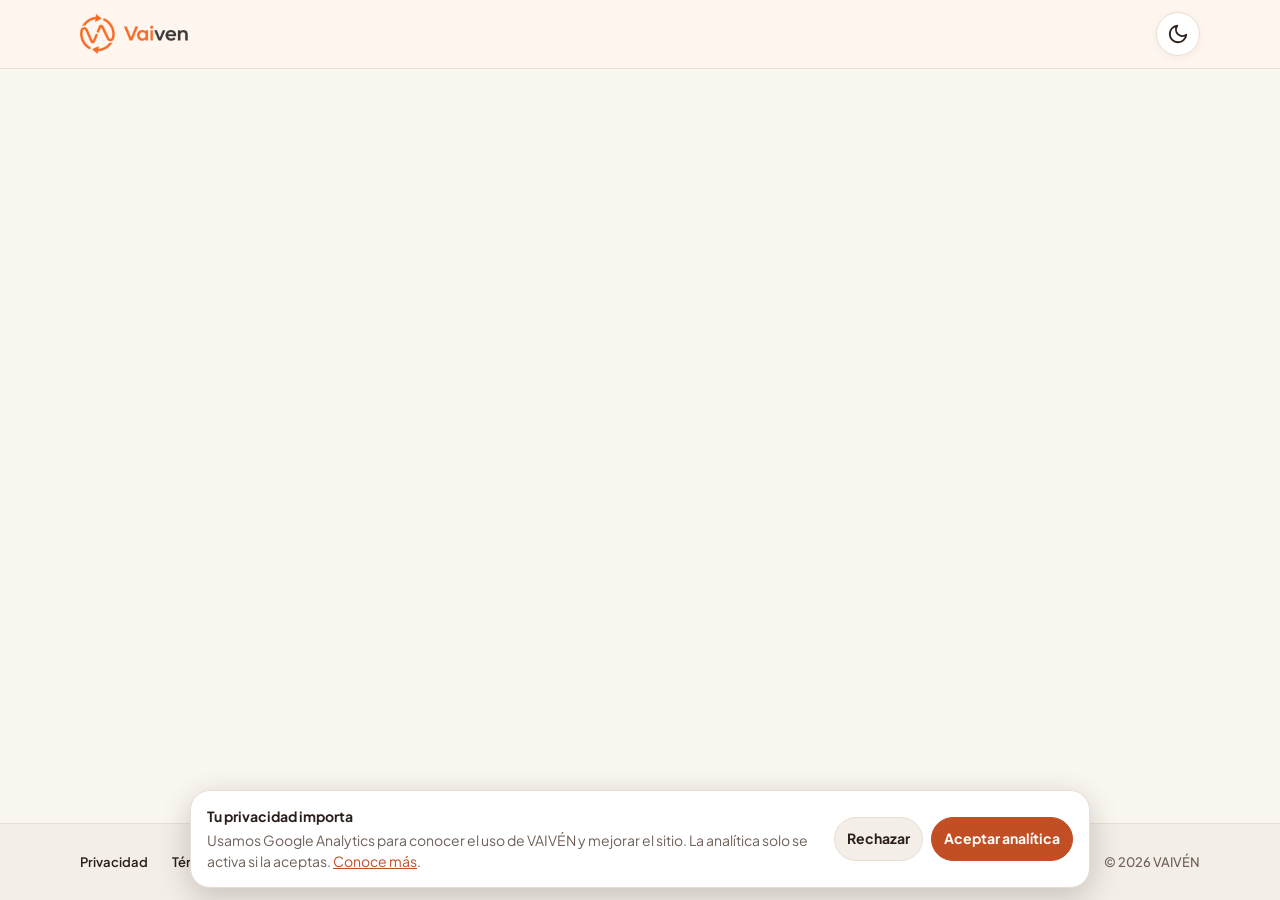
<file: docs/plantilla.html>
<!doctype html>
<!-- Plantilla común de VAIVÉN (Art. IV.2).
     Copia el <head> y los bloques <header> y <footer> tal cual en cada página.
     scripts/check.mjs falla si la cabecera o el pie difieren de este archivo. -->
<html lang="es-MX">
<head>
  <meta charset="utf-8">
  <meta name="viewport" content="width=device-width, initial-scale=1, viewport-fit=cover">
  <meta name="theme-color" content="#faf6f0" media="(prefers-color-scheme: light)">
  <meta name="theme-color" content="#1c1715" media="(prefers-color-scheme: dark)">
  <title>Título único · VAIVÉN</title>
  <meta name="description" content="Descripción de la página en 155 caracteres o menos.">
  <link rel="canonical" href="https://vaivenapplication-landing-page.onrender.com/ruta/">
  <link rel="icon" type="image/svg+xml" href="/assets/img/favicon.svg">
  <meta property="og:title" content="Título único · VAIVÉN">
  <meta property="og:description" content="Descripción breve para redes.">
  <meta property="og:type" content="website">
  <meta property="og:url" content="https://vaivenapplication-landing-page.onrender.com/ruta/">
  <meta property="og:image" content="https://vaivenapplication-landing-page.onrender.com/assets/img/og-image.png">
  <meta property="og:locale" content="es_MX">
  <script src="/assets/js/theme.js"></script>
  <link rel="preload" href="/assets/fonts/plus-jakarta-sans-latin.woff2" as="font" type="font/woff2" crossorigin>
  <link rel="stylesheet" href="/assets/css/styles.css">
  <script type="module" src="/assets/js/site.js" defer></script>
</head>
<body>
  <a class="skip-link" href="#contenido">Saltar al contenido</a>

  <header class="site-header">
    <a class="brand" href="/"><img class="logo-claro" src="/assets/img/logo.webp" width="108" height="40" alt="VAIVÉN, ir al inicio"><img class="logo-oscuro" src="/assets/img/logo-oscuro.webp" width="108" height="40" alt="VAIVÉN, ir al inicio" loading="lazy"></a>
    <button class="theme-toggle" type="button" data-theme-toggle hidden aria-label="Cambiar tema"><svg class="icon-moon" viewBox="0 0 24 24" width="22" height="22" aria-hidden="true" focusable="false"><path d="M21 12.8A9 9 0 1 1 11.2 3a7 7 0 0 0 9.8 9.8z"/></svg><svg class="icon-sun" viewBox="0 0 24 24" width="22" height="22" aria-hidden="true" focusable="false"><circle cx="12" cy="12" r="4"/><path d="M12 2v2M12 20v2M4.9 4.9l1.4 1.4M17.7 17.7l1.4 1.4M2 12h2M20 12h2M4.9 19.1l1.4-1.4M17.7 6.3l1.4-1.4"/></svg></button>
  </header>

  <main id="contenido">
    <!-- Contenido propio de cada página. -->
  </main>

  <footer class="site-footer">
    <nav class="footer-links" aria-label="Enlaces legales y de contacto">
      <a href="/privacidad/">Privacidad</a>
      <a href="/terminos/">Términos y condiciones</a>
      <a href="/eliminar-cuenta/">Eliminar cuenta</a>
      <a href="mailto:vaivenedeltrabajo@gmail.com" data-support-link>Contacto</a>
    </nav>
    <p class="copyright">© 2026 VAIVÉN</p>
  </footer>
</body>
</html>
</file>
<file: assets/css/styles.css>
/* VAIVÉN — hoja de estilos única (Art. III).
   Tokens del sistema de diseño de la app (vaiven-diseno-landing.md), mobile-first,
   Plus Jakarta Sans alojada en el propio sitio (sin recursos externos). */

@font-face {
  font-family: "Plus Jakarta Sans";
  font-style: normal;
  font-weight: 400 800;
  font-display: swap;
  src: url("/assets/fonts/plus-jakarta-sans-latin.woff2") format("woff2");
}

:root {
  color-scheme: light dark;

  /* Marca */
  --primary: #c24e24;
  --primary-pressed: #a33f1a;
  --primary-soft: #fbe4d8;
  --primary-ink: #8a3a1b;
  --primary-text: var(--primary); /* acento como texto sobre el fondo de la página */
  --secondary: #1b7a57;
  --secondary-pressed: #146b4b;
  --secondary-soft: #ddf1e7;

  /* Neutros */
  --bg: #faf6f0;
  --surface: #ffffff;
  --surface-muted: #f3eee7;
  --border: #e9ded2;
  --field-border: #968880;
  --ink: #2a1f1a;
  --muted: #6f6058;
  --on-primary: #ffffff;
  --header-bg: rgba(255, 246, 238, .88);

  /* Degradados */
  --grad-auth: linear-gradient(135deg, #fff6ee 0%, #fbe3d3 50%, #f6c9b0 100%);
  --grad-primary: linear-gradient(90deg, #c65227 0%, #ae411a 100%);

  /* Tipografía */
  --font: "Plus Jakarta Sans", system-ui, -apple-system, "Segoe UI", Roboto, "Helvetica Neue", Arial, sans-serif;

  /* Espaciado (px) */
  --space-1: 4px;
  --space-2: 8px;
  --space-3: 12px;
  --space-4: 16px;
  --space-5: 24px;
  --space-6: 32px;
  --space-7: 48px;
  --space-8: 64px;

  /* Radios y sombras */
  --radius-sm: 8px;
  --radius-md: 14px;
  --radius-lg: 20px;
  --radius-xl: 28px;
  --radius-pill: 999px;
  --shadow-soft: 0 2px 8px rgba(42, 31, 26, .06);
  --shadow-card: 0 4px 16px rgba(138, 58, 27, .10);
  --shadow-button: 0 8px 20px rgba(194, 78, 36, .30);

  /* Movimiento: solo estas duraciones; entrar con ease-out, salir con ease-in; solo transform y opacity */
  --motion-100: 100ms;
  --motion-150: 150ms;
  --motion-200: 200ms;
  --motion-300: 300ms;
  --ease-out: cubic-bezier(0.16, 1, 0.3, 1);
  --ease-in: cubic-bezier(0.7, 0, 0.84, 0);

  /* Tamaños de control: objetivo táctil mínimo (Art. VIII.1), logotipo y botón principal */
  --tap: 44px;
  --logo-h: 40px;
  --cta-h: 56px;

  /* Margen lateral único: cabecera, texto y pie quedan alineados.
     En pantallas muy anchas el contenido se centra con un máximo de 1120px. */
  --edge: max(clamp(20px, 5vw, 72px), calc((100% - 1120px) / 2));
}

/* Tema oscuro. Mismos roles que el claro: crema → café cálido; terracota y verde se aclaran solo cuando son texto.
   El botón principal conserva su degradado y su texto blanco. Sin JavaScript sigue al sistema; con JavaScript
   `theme.js` fija `data-theme` (elección guardada o sistema) y el botón de la cabecera lo cambia. */
:root[data-theme="light"] {
  color-scheme: light;
}

:root[data-theme="dark"] {
  color-scheme: dark;
  --primary-soft: #3a2418;
  --primary-ink: #ffc8aa;
  --primary-text: #ff8a5b;
  --secondary-soft: #17352a;
  --secondary-pressed: #8fe0bc;
  --bg: #1c1715;
  --surface: #2a221e;
  --surface-muted: #241d19;
  --border: #3b312b;
  --field-border: #8a7b72;
  --ink: #f6ede6;
  --muted: #c2b3a9;
  --header-bg: rgba(28, 23, 21, .88);
  --grad-auth: linear-gradient(135deg, #2a1d17 0%, #241b17 50%, #1c1715 100%);
  --shadow-soft: 0 2px 8px rgba(0, 0, 0, .35);
  --shadow-card: 0 4px 16px rgba(0, 0, 0, .40);
  --shadow-button: 0 8px 20px rgba(0, 0, 0, .45);
}

@media (prefers-color-scheme: dark) {
  :root:not([data-theme]) {
    --primary-soft: #3a2418;
    --primary-ink: #ffc8aa;
    --primary-text: #ff8a5b;
    --secondary-soft: #17352a;
    --secondary-pressed: #8fe0bc;
    --bg: #1c1715;
    --surface: #2a221e;
    --surface-muted: #241d19;
    --border: #3b312b;
    --field-border: #8a7b72;
    --ink: #f6ede6;
    --muted: #c2b3a9;
    --header-bg: rgba(28, 23, 21, .88);
    --grad-auth: linear-gradient(135deg, #2a1d17 0%, #241b17 50%, #1c1715 100%);
    --shadow-soft: 0 2px 8px rgba(0, 0, 0, .35);
    --shadow-card: 0 4px 16px rgba(0, 0, 0, .40);
    --shadow-button: 0 8px 20px rgba(0, 0, 0, .45);
  }
}

*,
*::before,
*::after {
  box-sizing: border-box;
}

html {
  -webkit-text-size-adjust: 100%;
  text-size-adjust: 100%;
  background: var(--bg);
}

body {
  display: flex;
  flex-direction: column;
  min-height: 100vh;
  min-height: 100dvh;
  margin: 0;
  color: var(--ink);
  background: var(--bg);
  font-family: var(--font);
  font-size: 1rem;
  line-height: 1.375;
  -webkit-font-smoothing: antialiased;
}

img {
  display: block;
  max-width: 100%;
  height: auto;
}

/* ───────── Saltar al contenido ───────── */
.skip-link {
  position: absolute;
  left: -9999px;
  top: auto;
  width: 1px;
  height: 1px;
  overflow: hidden;
}

.skip-link:focus {
  left: var(--space-3);
  top: var(--space-3);
  width: auto;
  height: auto;
  padding: var(--space-2) var(--space-4);
  border-radius: var(--radius-md);
  background: var(--primary);
  color: var(--on-primary);
  font-weight: 700;
  text-decoration: none;
  z-index: 1000;
}

/* ───────── Cabecera (idéntica en todas las páginas) ───────── */
.site-header {
  position: sticky;
  top: 0;
  z-index: 50;
  display: flex;
  align-items: center;
  justify-content: space-between;
  padding: var(--space-3) var(--edge);
  padding-top: max(var(--space-3), env(safe-area-inset-top));
  border-bottom: 1px solid var(--border);
  background: var(--header-bg);
  -webkit-backdrop-filter: blur(8px);
  backdrop-filter: blur(8px);
}

.brand {
  display: inline-flex;
  align-items: center;
  min-height: var(--tap);
  border-radius: var(--radius-lg);
  text-decoration: none;
  transition: transform var(--motion-100) var(--ease-out);
}

.brand img {
  width: auto;
  height: var(--logo-h);
}

/* Logotipo sin fondo: en tema oscuro el «ven» gris pasa a crema (logo-oscuro.webp) */
.brand .logo-oscuro,
:root[data-theme="dark"] .brand .logo-claro {
  display: none;
}

:root[data-theme="dark"] .brand .logo-oscuro {
  display: block;
}

@media (prefers-color-scheme: dark) {
  :root:not([data-theme]) .brand .logo-claro {
    display: none;
  }

  :root:not([data-theme]) .brand .logo-oscuro {
    display: block;
  }
}

.brand:active {
  transform: scale(.98);
}

.brand:focus-visible {
  outline: 3px solid var(--primary);
  outline-offset: 3px;
}

/* Botón de tema: círculo de 44 px; el ícono muestra a qué tema se pasa (luna → oscuro, sol → claro) */
.theme-toggle {
  display: inline-flex;
  align-items: center;
  justify-content: center;
  flex: none;
  width: var(--tap);
  height: var(--tap);
  padding: 0;
  border: 1px solid var(--border);
  border-radius: 50%;
  background: var(--surface);
  color: var(--ink);
  box-shadow: var(--shadow-soft);
  cursor: pointer;
  transition: transform var(--motion-150) var(--ease-out);
}

.theme-toggle[hidden] {
  display: none;
}

.theme-toggle svg {
  fill: none;
  stroke: currentColor;
  stroke-width: 2;
  stroke-linecap: round;
  stroke-linejoin: round;
}

.theme-toggle .icon-sun,
:root[data-theme="dark"] .theme-toggle .icon-moon {
  display: none;
}

:root[data-theme="dark"] .theme-toggle .icon-sun {
  display: block;
}

.theme-toggle:hover {
  border-color: var(--primary);
  transform: translateY(-1px);
}

.theme-toggle:active {
  transform: scale(.98);
  transition-duration: var(--motion-100);
}

.theme-toggle:focus-visible {
  outline: 3px solid var(--primary);
  outline-offset: 3px;
}

/* ───────── Contenido principal ───────── */
main#contenido {
  flex: 1;
}

.sr-only {
  position: absolute;
  width: 1px;
  height: 1px;
  overflow: hidden;
  clip-path: inset(50%);
  white-space: nowrap;
}

/* ───────── Portada (index.html): una sola pantalla ─────────
   El cuerpo ocupa el alto visible; el contenido se dimensiona con vh/dvh para caber sin desplazarse.
   Si la pantalla es tan pequeña que no cabe, la página crece y se desplaza (nunca se recorta). */
.hero {
  position: relative;
  display: flex;
  align-items: center;
  padding: var(--space-5) var(--edge);
  overflow: hidden;
  background: var(--grad-auth);
}

.hero-media {
  position: absolute;
  inset: 0 0 0 auto;
  z-index: 0;
  width: 64%;
  -webkit-mask-image: linear-gradient(90deg, transparent 0, #000 22%);
  mask-image: linear-gradient(90deg, transparent 0, #000 22%);
}

.hero-media img {
  width: 100%;
  height: 100%;
  object-fit: cover;
  object-position: 14% 30%;
}

.hero-copy {
  position: relative;
  z-index: 1;
  width: min(500px, 40%);
}

/* Píldora: tipo «eyebrow» de la app */
.eyebrow {
  display: inline-flex;
  align-items: center;
  margin: 0 0 var(--space-4);
  padding: var(--space-1) var(--space-3);
  border-radius: var(--radius-pill);
  background: var(--primary-soft);
  color: var(--primary-ink);
  font-size: .75rem;
  font-weight: 700;
  line-height: 1rem;
  letter-spacing: .8px;
  text-transform: uppercase;
}

.hero h1 {
  margin: 0;
  color: var(--ink);
  font-size: clamp(2rem, min(4.4vw, 8.6vh), 3.5rem);
  line-height: 1.1;
  letter-spacing: -.02em;
  font-weight: 800;
  text-wrap: balance;
}

.hero h1 span {
  display: block;
  color: var(--primary-text);
}

.description {
  max-width: 27em;
  margin: var(--space-4) 0 0;
  color: var(--ink);
  font-size: 1rem;
  line-height: 1.375;
  text-wrap: pretty;
}

/* Botón principal: Google Play (con enlace) o aviso «Próximamente» (sin enlace) */
.store {
  display: inline-flex;
  align-items: center;
  gap: var(--space-3);
  min-height: var(--cta-h);
  margin: var(--space-5) 0 0;
  padding: var(--space-3) var(--space-6);
  border: 1.5px solid transparent;
  border-radius: var(--radius-lg);
  background: var(--grad-primary);
  color: var(--on-primary);
  font-size: 1rem;
  font-weight: 700;
  line-height: 1.25rem;
  white-space: nowrap;
  text-decoration: none;
  box-shadow: var(--shadow-button);
}

.store-icon {
  flex: none;
  fill: none;
  stroke: currentColor;
  stroke-width: 2.4;
  stroke-linecap: round;
  stroke-linejoin: round;
}

/* Sin enlace todavía: se ve destacado pero no activo (sin flecha de descarga ni sombra) */
.store:not(a) {
  border-color: var(--primary);
  background: var(--primary-soft);
  color: var(--primary-ink);
  box-shadow: none;
  cursor: default;
}

.store:not(a) .store-icon {
  display: none;
}

.store:not(a)::before {
  content: "";
  flex: none;
  width: 10px;
  height: 10px;
  border-radius: 50%;
  background: var(--primary);
}

/* Con enlace: el tono oscuro entra como una capa que solo cambia de opacidad; sube 1 px al pasar el cursor */
a.store {
  position: relative;
  isolation: isolate;
  transition: transform var(--motion-150) var(--ease-out);
}

a.store::before {
  content: "";
  position: absolute;
  inset: 0;
  z-index: -1;
  border-radius: inherit;
  background: var(--primary-pressed);
  opacity: 0;
  transition: opacity var(--motion-150) var(--ease-out);
}

a.store:hover {
  transform: translateY(-1px);
}

a.store:hover::before {
  opacity: 1;
}

a.store:active {
  transform: scale(.98);
  transition-duration: var(--motion-100);
}

a.store:focus-visible {
  outline: 3px solid var(--primary);
  outline-offset: 4px;
}

.values {
  display: flex;
  flex-wrap: wrap;
  gap: var(--space-2);
  margin: var(--space-5) 0 0;
  padding: 0;
  list-style: none;
}

.values li {
  display: inline-flex;
  align-items: center;
  gap: 6px;
  padding: var(--space-1) var(--space-3) var(--space-1) var(--space-2);
  border-radius: var(--radius-pill);
  background: var(--secondary-soft);
  color: var(--secondary-pressed);
  font-size: .75rem;
  font-weight: 600;
  line-height: 1rem;
}

.values svg {
  flex: none;
  fill: none;
  stroke: currentColor;
  stroke-width: 2.2;
  stroke-linecap: round;
  stroke-linejoin: round;
}

/* Redes sociales: íconos en botones circulares de 44 px; sin URL en config.js quedan sin enlace */
.social {
  display: flex;
  flex-wrap: wrap;
  gap: var(--space-3);
  margin: var(--space-4) 0 0;
  padding: 0;
  list-style: none;
}

.social-link {
  display: inline-flex;
  align-items: center;
  justify-content: center;
  width: var(--tap);
  height: var(--tap);
  border: 1px solid var(--border);
  border-radius: 50%;
  background: var(--surface);
  color: var(--muted);
  box-shadow: var(--shadow-soft);
}

.social-link svg {
  fill: currentColor;
}

/* Con enlace: sube 2 px, el borde pasa a terracota y una sombra entra solo con opacidad */
a.social-link {
  position: relative;
  color: var(--primary-ink);
  transition: transform var(--motion-150) var(--ease-out);
}

a.social-link::after {
  content: "";
  position: absolute;
  inset: -1px;
  border-radius: 50%;
  box-shadow: var(--shadow-card);
  opacity: 0;
  pointer-events: none;
  transition: opacity var(--motion-150) var(--ease-out);
}

a.social-link:hover {
  border-color: var(--primary);
  transform: translateY(-2px);
}

a.social-link:hover::after {
  opacity: 1;
}

a.social-link:active {
  transform: scale(.98);
  transition-duration: var(--motion-100);
}

a.social-link:focus-visible {
  outline: 3px solid var(--primary);
  outline-offset: 3px;
}

/* ───────── Páginas legales: tarjeta blanca de 28 px de radio ───────── */
main#contenido > .legal {
  width: min(720px, calc(100% - 40px));
  margin: var(--space-6) auto var(--space-8);
  padding: var(--space-6);
  border-radius: var(--radius-xl);
  background: var(--surface);
  box-shadow: var(--shadow-card);
  color: var(--ink);
}

.legal-badge {
  display: inline-flex;
  align-items: center;
  margin: 0 0 var(--space-4);
  padding: var(--space-1) var(--space-3);
  border-radius: var(--radius-md);
  background: var(--primary-soft);
  color: var(--primary-ink);
  font-size: .75rem;
  font-weight: 700;
  line-height: 1rem;
  letter-spacing: .8px;
  text-transform: uppercase;
}

.legal-updated {
  margin: 0 0 var(--space-5);
  color: var(--muted);
  font-size: .8125rem;
  line-height: 1.125rem;
  font-weight: 500;
}

.legal h1 {
  margin: 0 0 var(--space-5);
  color: var(--ink);
  font-size: clamp(1.625rem, 3.5vw, 2.25rem);
  line-height: 1.2;
  font-weight: 800;
  text-wrap: balance;
}

.legal h2 {
  margin: var(--space-6) 0 var(--space-3);
  color: var(--primary-ink);
  font-size: 1.25rem;
  line-height: 1.3;
  font-weight: 700;
}

.legal p {
  margin: 0 0 var(--space-4);
}

.legal ul,
.legal ol {
  margin: 0 0 var(--space-4);
  padding-left: var(--space-5);
}

.legal li {
  margin-bottom: var(--space-2);
}

.legal a {
  color: var(--primary-ink);
  text-decoration: underline;
  text-underline-offset: 2px;
}

.legal a:hover {
  color: var(--primary-pressed);
}

.legal a:focus-visible,
.footer-links a:focus-visible,
.not-found a:focus-visible {
  outline: 3px solid var(--primary);
  outline-offset: 3px;
  border-radius: var(--radius-sm);
}

.table-scroll {
  margin: 0 0 var(--space-5);
  overflow-x: auto;
}

table {
  width: 100%;
  border-collapse: collapse;
}

th,
td {
  padding: var(--space-3);
  border-bottom: 1px solid var(--border);
  text-align: left;
  vertical-align: top;
}

th {
  background: var(--surface-muted);
  color: var(--ink);
  font-size: .75rem;
  font-weight: 700;
  letter-spacing: .8px;
  text-transform: uppercase;
}

td {
  font-size: .9375rem;
}

/* ───────── Página 404 ───────── */
main#contenido > .not-found {
  max-width: 640px;
  margin: 0 auto;
  padding: var(--space-8) var(--edge);
  text-align: center;
}

.not-found h1 {
  margin: 0 0 var(--space-4);
  font-size: clamp(2rem, 6vw, 3rem);
  line-height: 1.1;
  font-weight: 800;
}

.not-found p {
  margin: 0 0 var(--space-5);
  color: var(--muted);
}

.not-found a {
  color: var(--primary-ink);
  font-weight: 700;
}

/* ───────── Pie (idéntico en todas las páginas) ───────── */
.site-footer {
  display: flex;
  align-items: center;
  justify-content: space-between;
  flex-wrap: wrap;
  gap: var(--space-2) var(--space-5);
  padding: var(--space-4) var(--edge);
  padding-bottom: max(var(--space-4), env(safe-area-inset-bottom));
  border-top: 1px solid var(--border);
  background: var(--surface-muted);
  color: var(--muted);
  font-size: .8125rem;
  line-height: 1.125rem;
  font-weight: 500;
}

.footer-links {
  display: flex;
  flex-wrap: wrap;
  gap: 0 var(--space-5);
}

.footer-links a {
  display: inline-flex;
  align-items: center;
  min-height: 44px;
  color: var(--ink);
  font-weight: 600;
  text-decoration: none;
}

.footer-links a:hover {
  color: var(--primary-ink);
  text-decoration: underline;
}

.copyright {
  margin: 0;
}

/* ───────── Tablet vertical y móvil: la foto va arriba y el texto debajo, todo en una pantalla ───────── */
@media (max-width: 720px) and (min-height: 561px), (max-width: 1000px) and (orientation: portrait) {
  .site-header {
    padding-block: var(--space-1);
  }

  .hero {
    flex-direction: column;
    align-items: stretch;
    justify-content: flex-start;
    padding: 0 var(--edge) var(--space-3);
  }

  .hero-media {
    position: relative;
    inset: auto;
    flex: 1 0 120px;
    width: auto;
    max-height: 56dvh;
    margin: 0 calc(var(--edge) * -1);
    -webkit-mask-image: linear-gradient(180deg, #000 60%, transparent 100%);
    mask-image: linear-gradient(180deg, #000 60%, transparent 100%);
  }

  .hero-media img {
    position: absolute;
    inset: 0;
    object-position: 44% 38%;
  }

  .hero-copy {
    flex: none;
    width: 100%;
    max-width: 620px;
    margin-top: calc(var(--space-5) * -1);
  }

  .eyebrow {
    margin-bottom: var(--space-1);
  }

  .hero h1 {
    font-size: clamp(1.9rem, min(10vw, 5.6dvh), 3.5rem);
  }

  .description {
    margin-top: var(--space-2);
  }

  .store {
    min-height: 52px;
    margin-top: var(--space-3);
    padding-inline: var(--space-5);
  }

  .values {
    margin-top: var(--space-2);
  }

  .social {
    margin-top: var(--space-2);
  }

  .site-footer {
    justify-content: flex-start;
    padding-block: var(--space-1);
    gap: 0 var(--space-4);
  }

  /* En móvil los enlaces y el copyright comparten renglones para ahorrar alto */
  .footer-links {
    display: contents;
  }

  .copyright {
    margin-left: auto;
  }

  main#contenido > .legal {
    margin-top: var(--space-5);
    padding: var(--space-5);
  }
}

/* Teléfonos: botón de Google Play y redes a todo el ancho */
@media (max-width: 480px) {
  .store {
    width: 100%;
    justify-content: center;
  }

  .social {
    justify-content: space-between;
  }
}

/* Teléfonos de pantalla corta: se omite el antetítulo decorativo y se aprieta el texto */
@media (max-width: 720px) and (max-height: 640px) and (orientation: portrait) {
  .eyebrow {
    display: none;
  }

  .description {
    font-size: .9375rem;
    line-height: 1.3;
  }
}

/* Móviles muy angostos */
@media (max-width: 380px) {
  .store {
    padding-inline: var(--space-4);
  }
}

/* Móviles angostos y cortos (320×568): el texto corrido baja un paso para que todo quepa */
@media (max-width: 340px) and (max-height: 620px) {
  .description {
    font-size: .875rem;
    line-height: 1.3;
  }

  .store {
    min-height: 48px;
  }

  .hero-media {
    flex-basis: 80px;
  }

  .values {
    gap: var(--space-1);
  }

  .values li {
    padding-inline: var(--space-2);
    letter-spacing: .4px;
  }
}

/* Tablet y móvil en horizontal: la columna de texto gana ancho */
@media (max-width: 1000px) and (orientation: landscape) and (max-height: 700px), (min-width: 721px) and (max-width: 1000px) and (orientation: landscape) {
  .hero-media {
    width: 56%;
  }

  .hero-copy {
    width: min(500px, 52%);
  }
}

/* Pantallas bajas (portátiles pequeños, móvil en horizontal): se compacta la portada para que siga cabiendo */
@media (max-height: 700px) and (min-width: 721px) {
  .hero {
    padding-block: var(--space-3);
  }

  .eyebrow {
    margin-bottom: var(--space-3);
  }

  .store {
    min-height: 48px;
    margin-top: var(--space-4);
  }

  .values,
  .social {
    margin-top: var(--space-3);
  }
}

@media (max-height: 560px) and (orientation: landscape) {
  .site-header {
    padding-block: var(--space-1);
  }

  .hero {
    padding-block: var(--space-2);
  }

  .eyebrow {
    display: none;
  }

  .hero h1 {
    font-size: clamp(1.7rem, 9vh, 2.4rem);
  }

  .site-footer {
    padding-block: var(--space-1);
  }

  .description {
    margin-top: var(--space-2);
    font-size: .9375rem;
    line-height: 1.3;
  }

  .store {
    min-height: var(--tap);
    margin-top: var(--space-2);
  }

  .values,
  .social {
    margin-top: var(--space-2);
  }
}

/* Pantallas muy anchas: se ajusta el encuadre de la foto */
@media (min-width: 1700px) {
  .hero-media img {
    object-position: 20% 34%;
  }
}

/* Entrada de la portada: la foto aparece y el texto sube 8 px en escalones (opacity + transform, una sola vez) */
@keyframes aparece {
  from {
    opacity: 0;
  }
}

@keyframes sube {
  from {
    opacity: 0;
    transform: translateY(8px);
  }
}

@media (prefers-reduced-motion: no-preference) {
  .hero-media {
    animation: aparece var(--motion-300) var(--ease-out) backwards;
  }

  .hero-copy > * {
    animation: sube var(--motion-300) var(--ease-out) backwards;
  }

  .hero-copy > .eyebrow,
  .hero-copy > h1 {
    animation-delay: 0ms;
  }

  .hero-copy > .description {
    animation-delay: 100ms;
  }

  .hero-copy > .store {
    animation-delay: 200ms;
  }

  .hero-copy > .values,
  .hero-copy > .social {
    animation-delay: 300ms;
  }
}

@media (prefers-reduced-motion: reduce) {
  *,
  *::before,
  *::after {
    animation: none !important;
    transition: none !important;
    scroll-behavior: auto !important;
  }
}


/* Aviso de consentimiento: analítica opcional, sin bloquear el contenido. */
.consent-banner {
  position: fixed;
  z-index: 20;
  inset: auto max(12px, env(safe-area-inset-right)) max(12px, env(safe-area-inset-bottom)) max(12px, env(safe-area-inset-left));
  display: flex;
  align-items: center;
  justify-content: space-between;
  gap: 16px;
  max-width: 900px;
  margin-inline: auto;
  padding: 16px;
  color: var(--ink);
  background: var(--surface);
  border: 1px solid var(--border);
  border-radius: var(--radius-lg);
  box-shadow: 0 8px 32px rgba(0, 0, 0, .20);
  font-size: .875rem;
}
.consent-copy { min-width: 0; }
.consent-copy strong { display: block; margin-bottom: 4px; }
.consent-copy p { margin: 0; color: var(--muted); line-height: 1.45; }
.consent-copy a { color: var(--primary-text); text-decoration: underline; }
.consent-actions { display: flex; flex: 0 0 auto; gap: 8px; }
.consent-actions button { min-height: var(--tap); padding: 8px 12px; border: 1px solid var(--border); border-radius: var(--radius-pill); font: inherit; font-weight: 700; cursor: pointer; }
.consent-secondary { color: var(--ink); background: var(--surface-muted); }
.consent-primary { color: var(--on-primary); background: var(--primary); border-color: var(--primary) !important; }
.consent-actions button:focus-visible { outline: 3px solid var(--primary-text); outline-offset: 3px; }
@media (max-width: 620px) {
  .consent-banner { align-items: stretch; flex-direction: column; gap: 12px; }
  .consent-actions { justify-content: flex-end; }
}

.consent-preferences { min-height: var(--tap); padding: 10px 16px; color: var(--on-primary); background: var(--primary); border: 1px solid var(--primary); border-radius: var(--radius-pill); font: inherit; font-weight: 700; cursor: pointer; }
.consent-preferences:focus-visible { outline: 3px solid var(--primary-text); outline-offset: 3px; }
</file>
